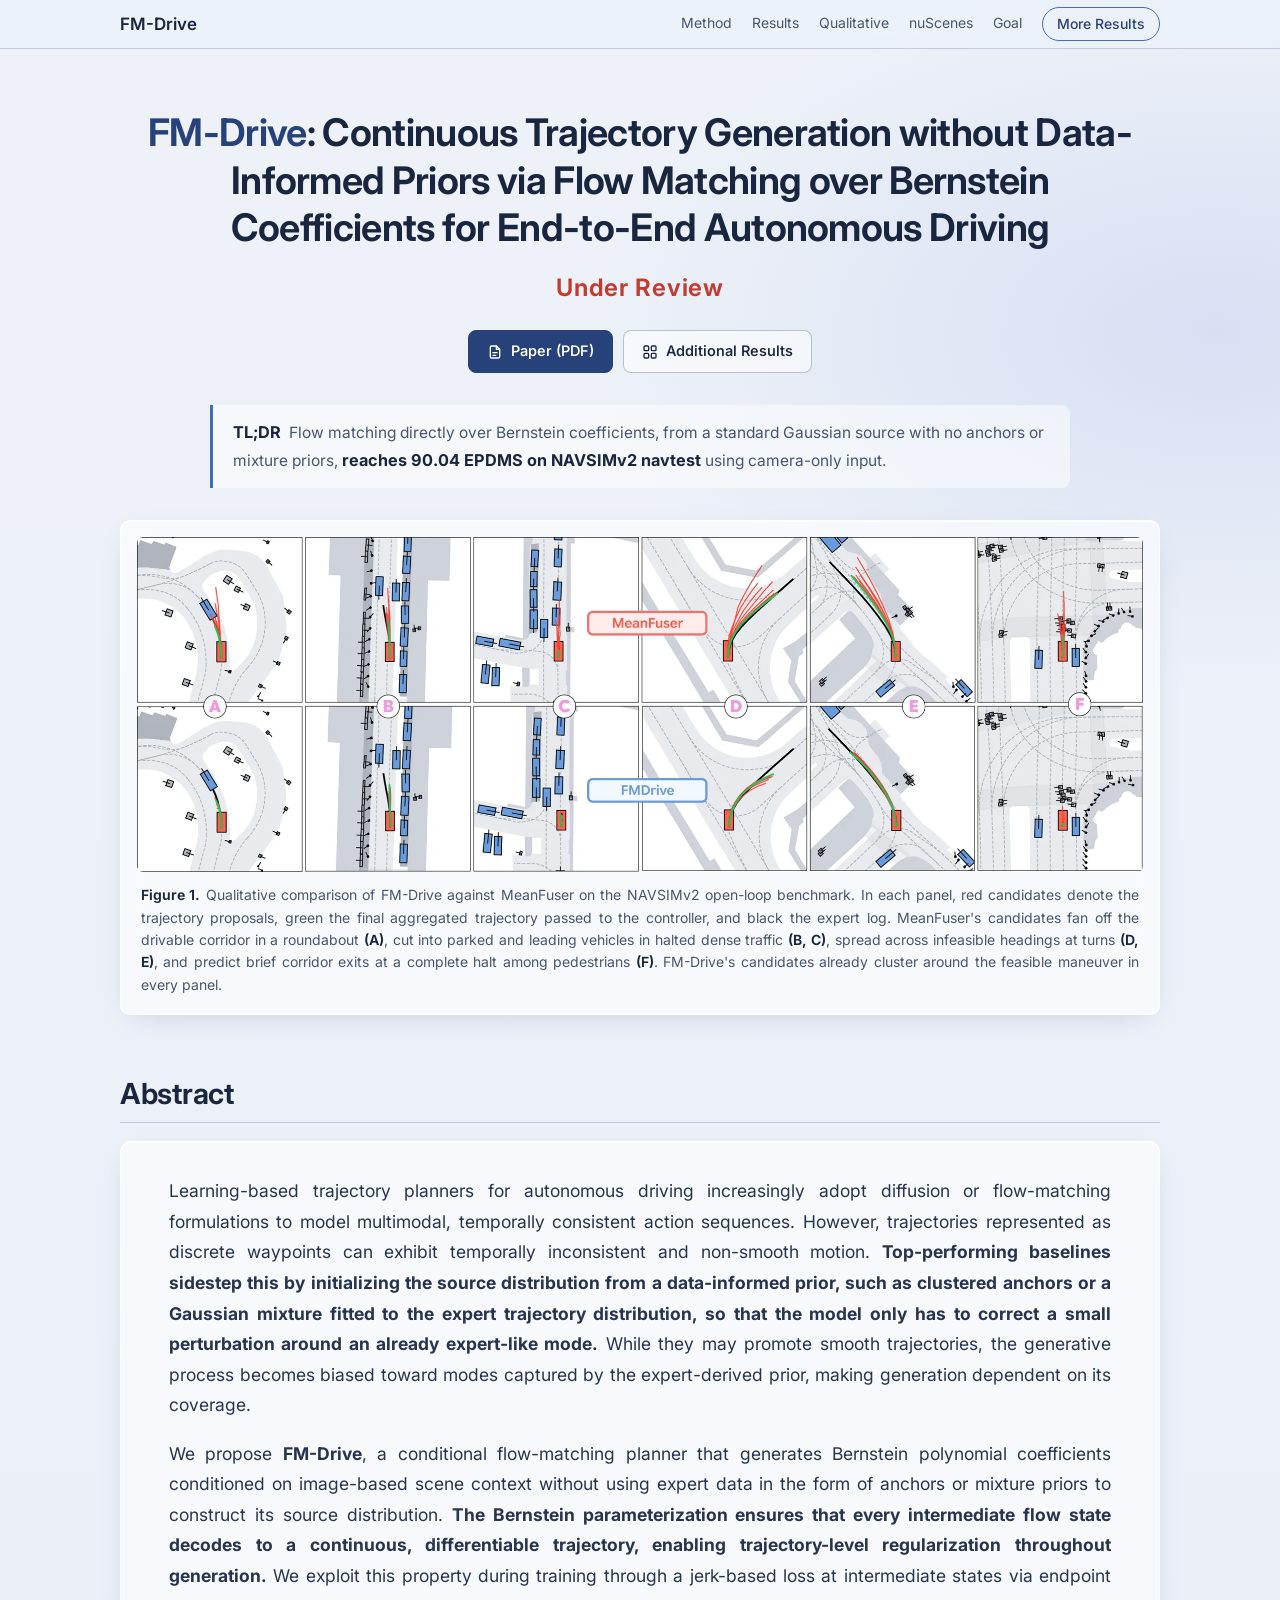
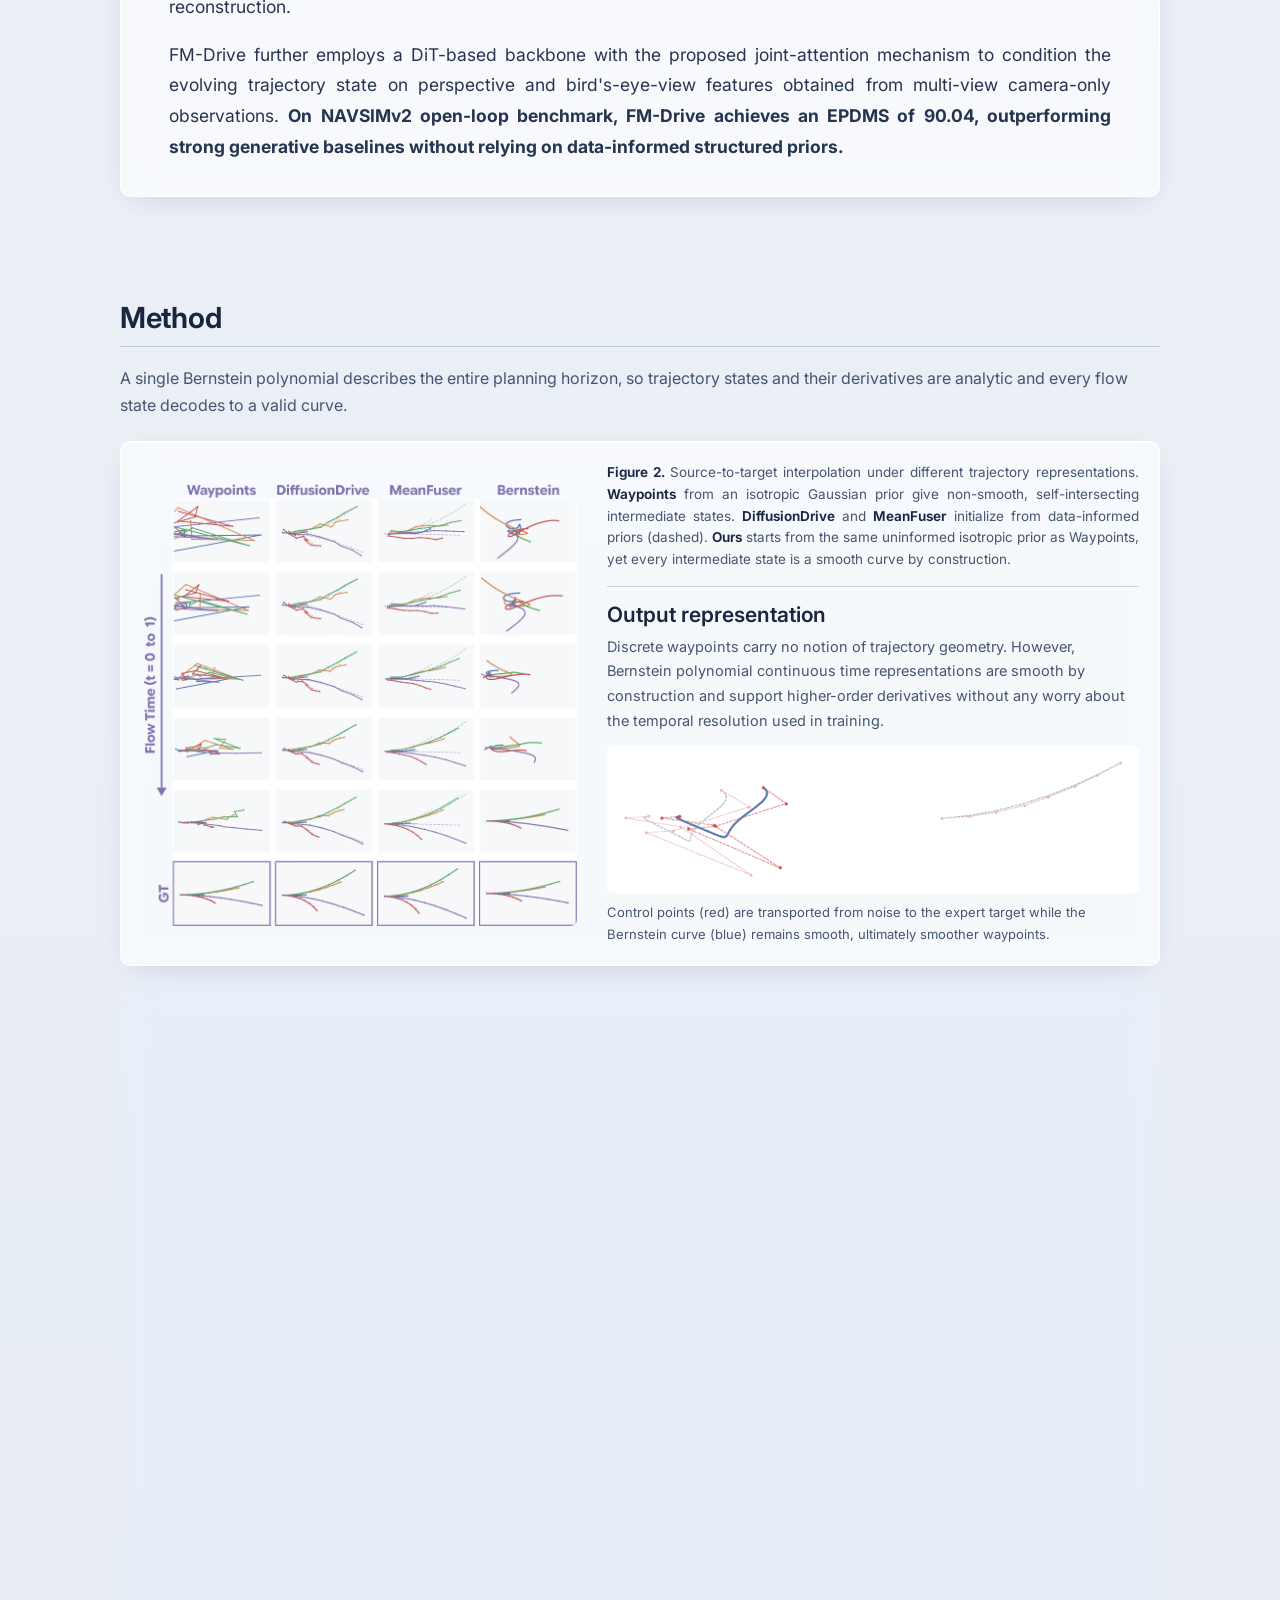
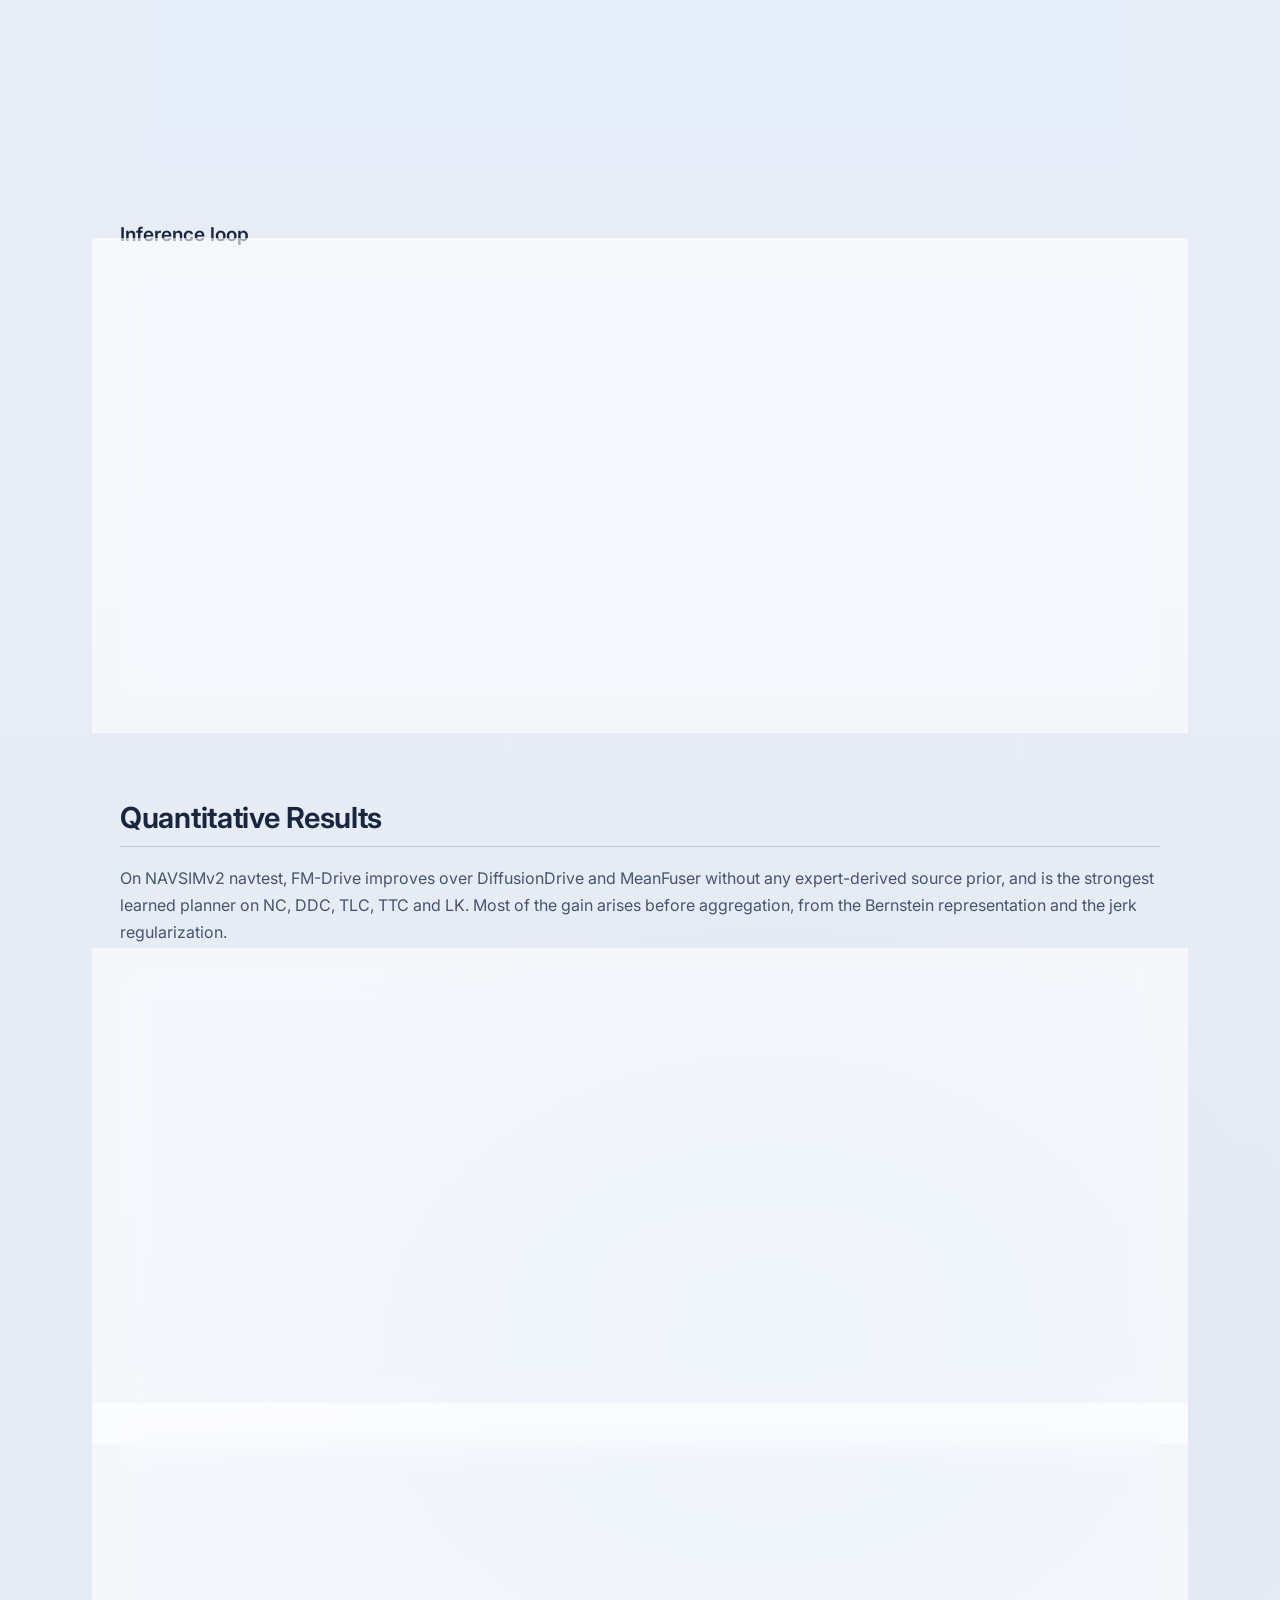
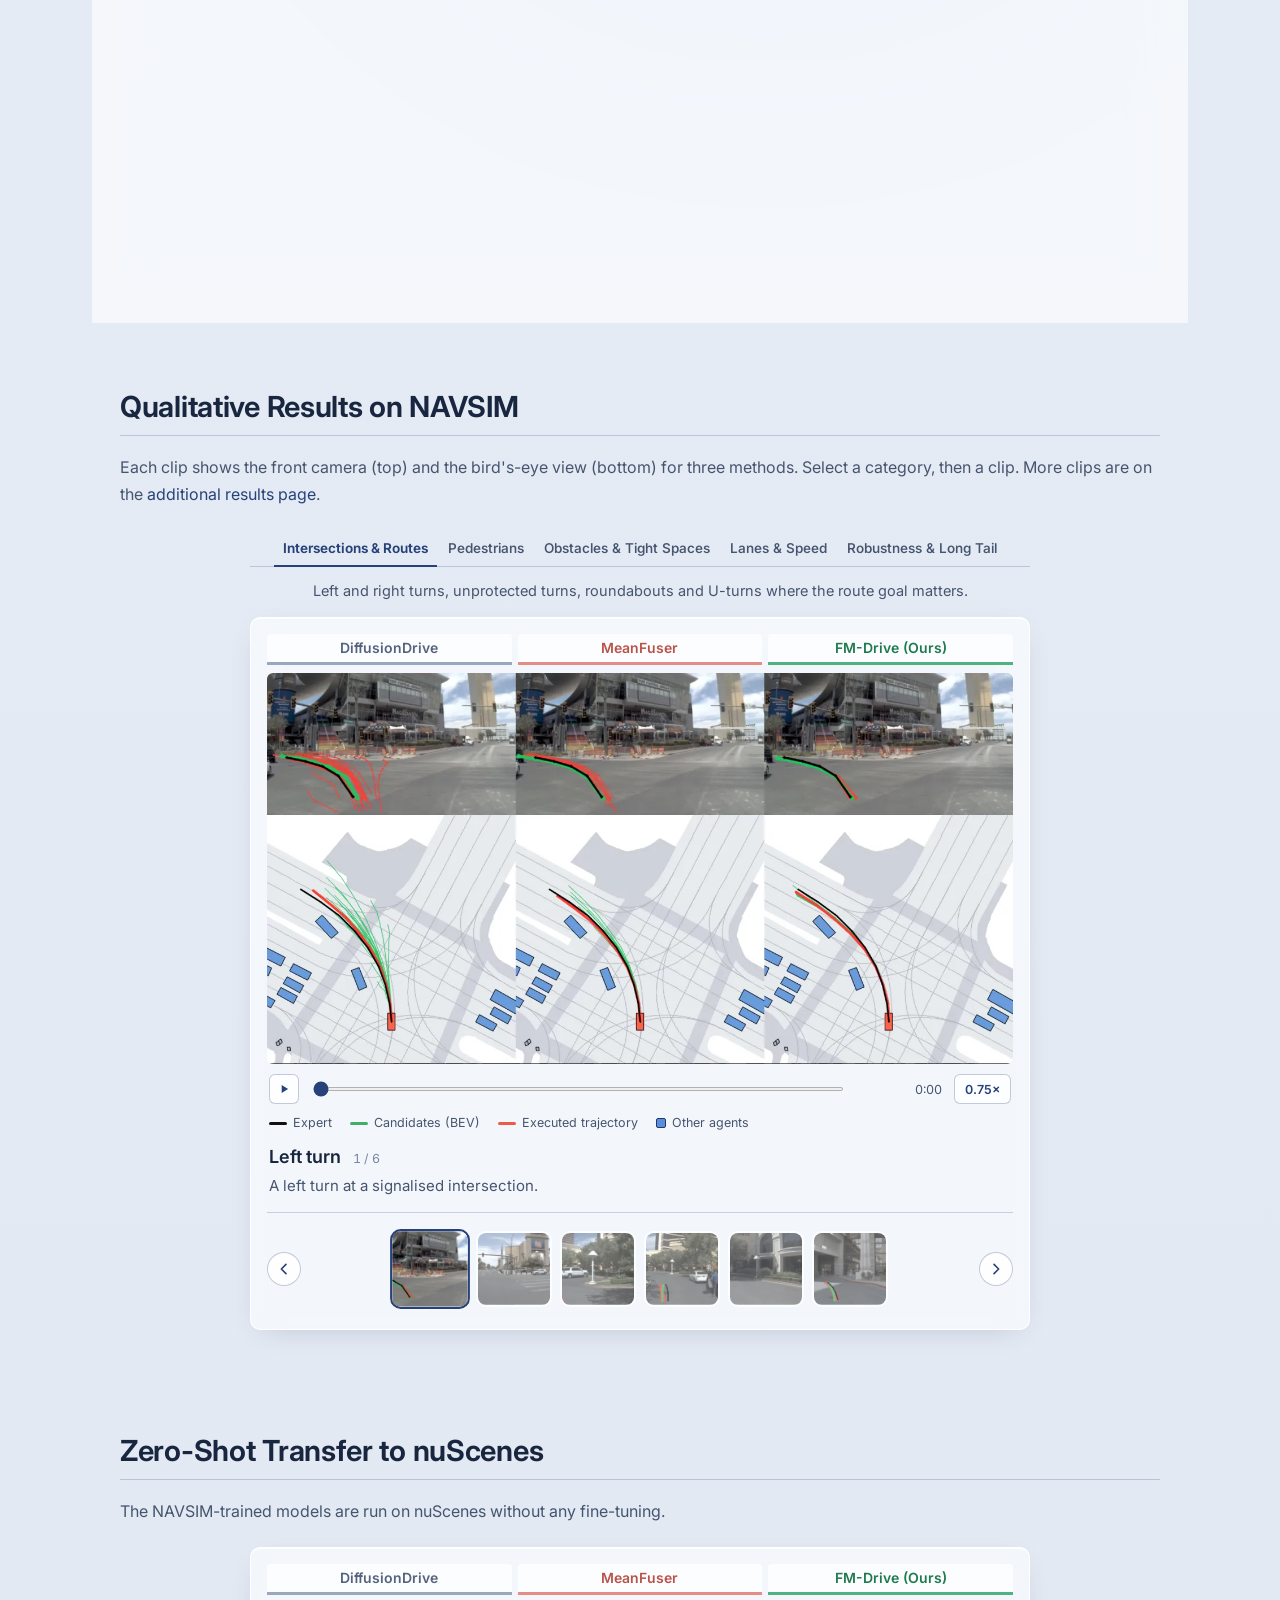
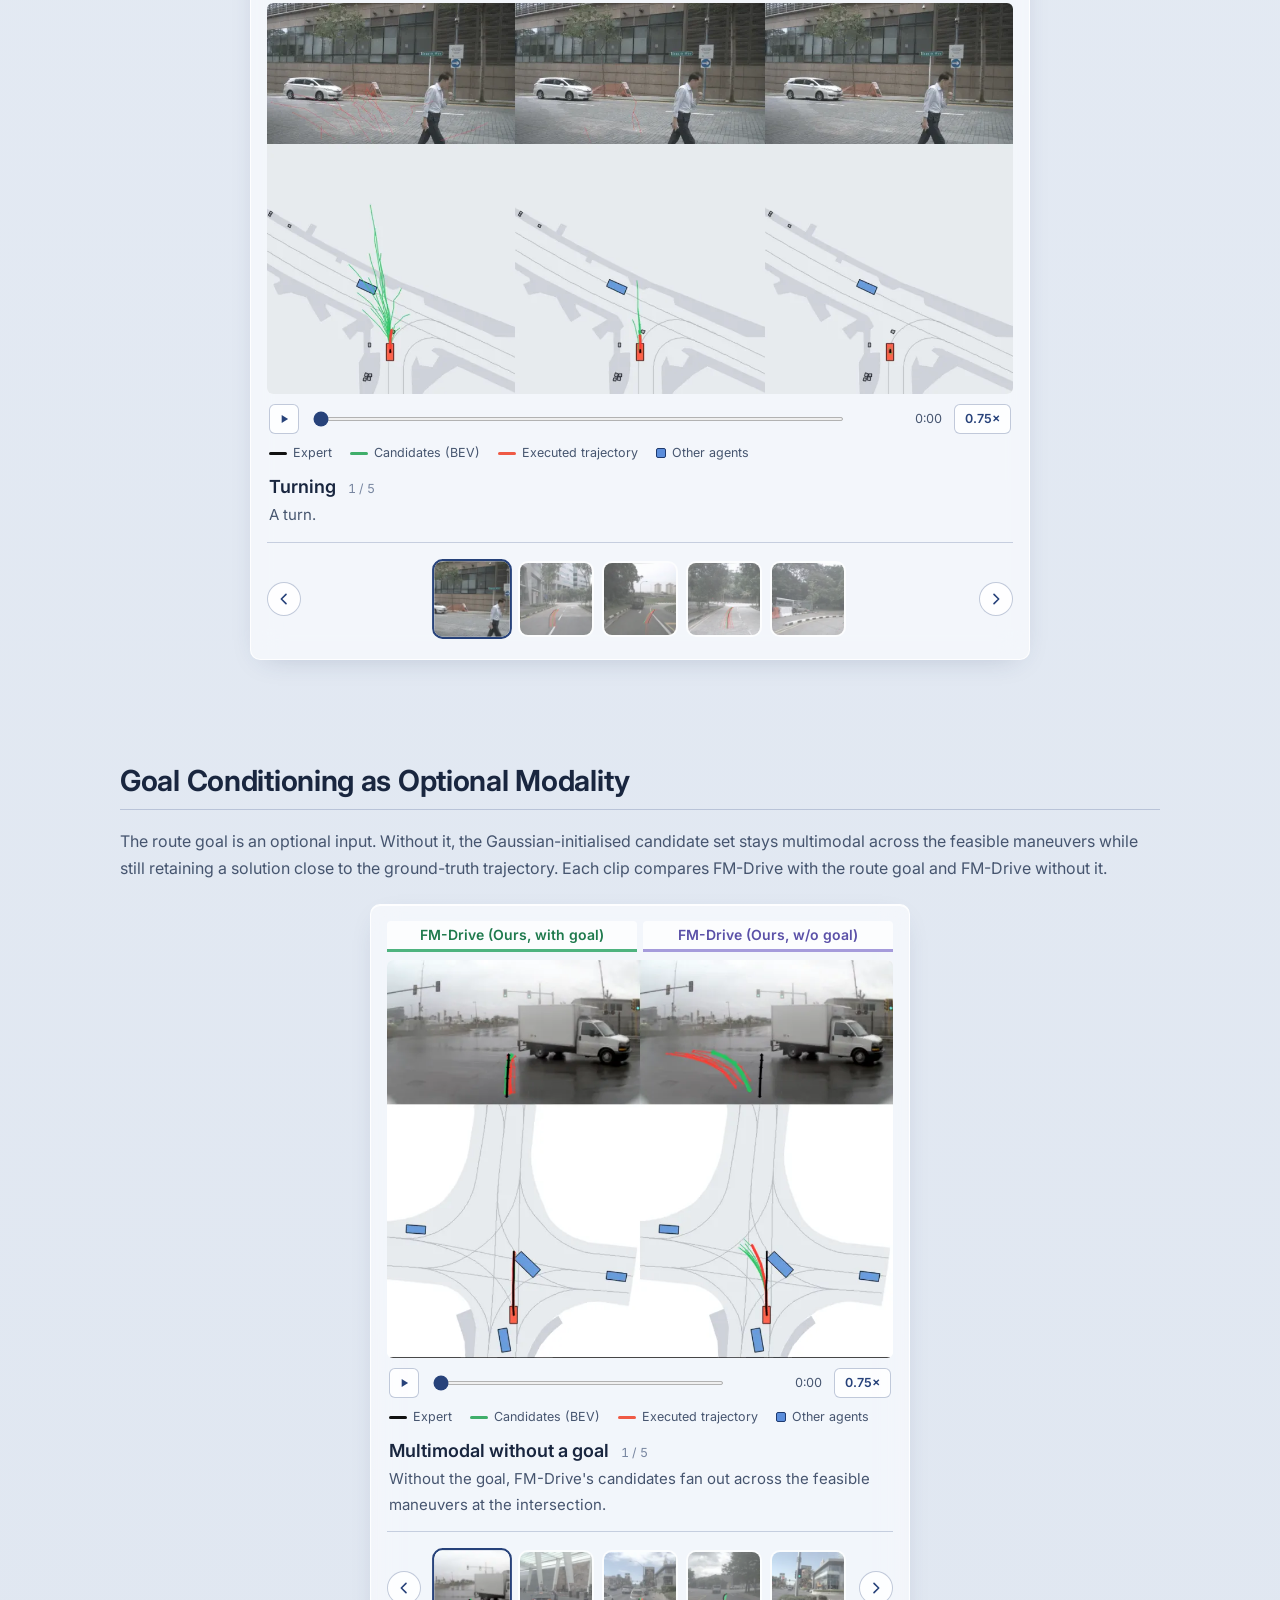
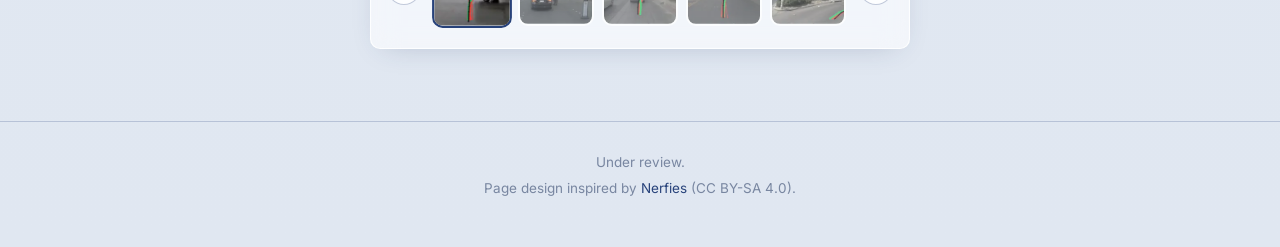
<file: index.html>
<!doctype html>
<html lang="en">
  <head>
    <!-- Google tag (gtag.js) -->
    <script async src="https://www.googletagmanager.com/gtag/js?id=G-0RGZ8GK63S"></script>
    <script>
      window.dataLayer = window.dataLayer || [];
      function gtag(){dataLayer.push(arguments);}
      gtag('js', new Date());

      gtag('config', 'G-0RGZ8GK63S');
    </script>
    <meta charset="utf-8" />
    <meta name="viewport" content="width=device-width,initial-scale=1,viewport-fit=cover" />
    <title>
      FM-Drive: Continuous Trajectory Generation without Data-Informed Priors via Flow Matching over
      Bernstein Coefficients for End-to-End Autonomous Driving
    </title>
    <meta
      name="description"
      content="FM-Drive is a conditional flow-matching planner that generates Bernstein polynomial coefficients from a standard Gaussian source, reaching 90.04 EPDMS on NAVSIMv2 navtest with camera-only input."
    />
    <meta name="author" content="Anonymous" />
    <meta name="robots" content="noindex" />
    <meta property="og:title" content="FM-Drive" />
    <meta
      property="og:description"
      content="FM-Drive is a conditional flow-matching planner that generates Bernstein polynomial coefficients from a standard Gaussian source, reaching 90.04 EPDMS on NAVSIMv2 navtest with camera-only input."
    />
    <meta property="og:type" content="website" />
    <meta name="theme-color" content="#e3e9f3" />
    <link
      rel="icon"
      href="data:image/svg+xml,%3Csvg xmlns='http://www.w3.org/2000/svg' viewBox='0 0 32 32'%3E%3Crect width='32' height='32' rx='9' fill='%234f7fcc'/%3E%3Cpath d='M7 22c5 0 6-12 11-12 3 0 4 3 7 3' fill='none' stroke='white' stroke-width='3' stroke-linecap='round'/%3E%3C/svg%3E"
    />
    <link rel="preload" as="image" href="assets/fig/teaser.webp" fetchpriority="high" />
    <link rel="preconnect" href="https://fonts.googleapis.com" />
    <link rel="preconnect" href="https://fonts.gstatic.com" crossorigin />
    <link rel="stylesheet" href="https://fonts.googleapis.com/css2?family=Inter:wght@400..700&display=swap" />
    <link rel="stylesheet" href="assets/css/site.css?v=navcta1" />
  </head>
  <body>
    <nav class="top">
      <div class="in">
        <a class="brand" href="index.html">FM-Drive</a>
        <div class="links">
          <a class="l" href="#method">Method</a>
          <a class="l" href="#results">Results</a>
          <a class="l" href="#qualitative">Qualitative</a>
          <a class="l hide-s" href="#nuscenes">nuScenes</a>
          <a class="l hide-s" href="#goal">Goal</a>
          <a class="l cta" href="more.html">More Results</a>
        </div>
      </div>
    </nav>
    <header class="hero wrap" id="top">
      <h1>
        <span class="nm">FM-Drive</span>: Continuous Trajectory Generation without Data-Informed
        Priors via Flow Matching over Bernstein Coefficients for End-to-End Autonomous Driving
      </h1>
      <p class="affil">Under Review</p>
      <div class="btns">
        <a class="btn primary" href="assets/paper.pdf">
          <svg
            viewBox="0 0 24 24"
            fill="none"
            stroke="currentColor"
            stroke-width="2"
            stroke-linecap="round"
            stroke-linejoin="round"
          >
            <path d="M14 3H7a2 2 0 0 0-2 2v14a2 2 0 0 0 2 2h10a2 2 0 0 0 2-2V8z" />
            <path d="M14 3v5h5M9 13h6M9 17h4" />
          </svg>
          Paper (PDF)
        </a>
        <a class="btn" href="more.html">
          <svg
            viewBox="0 0 24 24"
            fill="none"
            stroke="currentColor"
            stroke-width="2"
            stroke-linecap="round"
            stroke-linejoin="round"
          >
            <rect x="3" y="3" width="7" height="7" rx="1.5" />
            <rect x="14" y="3" width="7" height="7" rx="1.5" />
            <rect x="3" y="14" width="7" height="7" rx="1.5" />
            <rect x="14" y="14" width="7" height="7" rx="1.5" />
          </svg>
          Additional Results
        </a>
      </div>
      <p class="tldr">
        <b>TL;DR</b>&nbsp; Flow matching directly over Bernstein coefficients, from a standard
        Gaussian source with no anchors or mixture priors,
        <b>reaches 90.04 EPDMS on NAVSIMv2 navtest</b> using camera-only input.
      </p>
      <figure class="glass fig">
        <div class="img wide">
          <img
            src="assets/fig/teaser.webp"
            width="2000"
            height="666"
            alt="FM-Drive versus MeanFuser trajectory candidates in six NAVSIMv2 scenes (A to F)"
            fetchpriority="high"
            decoding="async"
          />
        </div>
        <figcaption>
          <b>Figure 1.</b> Qualitative comparison of FM-Drive against MeanFuser on the NAVSIMv2
          open-loop benchmark. In each panel, red candidates denote the trajectory proposals, green
          the final aggregated trajectory passed to the controller, and black the expert log.
          MeanFuser's candidates fan off the drivable corridor in a roundabout <b>(A)</b>, cut into
          parked and leading vehicles in halted dense traffic <b>(B, C)</b>, spread across
          infeasible headings at turns <b>(D, E)</b>, and predict brief corridor exits at a complete
          halt among pedestrians <b>(F)</b>. FM-Drive's candidates already cluster around the
          feasible maneuver in every panel.
        </figcaption>
      </figure>
    </header>

    <section id="abstract">
      <div class="wrap">
        <h2>Abstract</h2>
        <div class="glass abstract">
          <p>
            Learning-based trajectory planners for autonomous driving increasingly adopt diffusion
            or flow-matching formulations to model multimodal, temporally consistent action
            sequences. However, trajectories represented as discrete waypoints can exhibit
            temporally inconsistent and non-smooth motion.
            <b
              >Top-performing baselines sidestep this by initializing the source distribution from a
              data-informed prior, such as clustered anchors or a Gaussian mixture fitted to the
              expert trajectory distribution, so that the model only has to correct a small
              perturbation around an already expert-like mode.</b
            >
            While they may promote smooth trajectories, the generative process becomes biased toward
            modes captured by the expert-derived prior, making generation dependent on its coverage.
          </p>
          <p>
            We propose <b>FM-Drive</b>, a conditional flow-matching planner that generates Bernstein
            polynomial coefficients conditioned on image-based scene context without using expert
            data in the form of anchors or mixture priors to construct its source distribution.
            <b
              >The Bernstein parameterization ensures that every intermediate flow state decodes to
              a continuous, differentiable trajectory, enabling trajectory-level regularization
              throughout generation.</b
            >
            We exploit this property during training through a jerk-based loss at intermediate
            states via endpoint reconstruction.
          </p>
          <p>
            FM-Drive further employs a DiT-based backbone with the proposed joint-attention
            mechanism to condition the evolving trajectory state on perspective and bird's-eye-view
            features obtained from multi-view camera-only observations.
            <b
              >On NAVSIMv2 open-loop benchmark, FM-Drive achieves an EPDMS of 90.04, outperforming
              strong generative baselines without relying on data-informed structured priors.</b
            >
          </p>
        </div>
      </div>
    </section>

    <section id="method">
      <div class="wrap">
        <h2>Method</h2>
        <p class="lede">
          A single Bernstein polynomial describes the entire planning horizon, so trajectory states
          and their derivatives are analytic and every flow state decodes to a valid curve.
        </p>
        <div class="glass fig2card">
          <figure class="f2">
            <div class="img">
              <img
                loading="lazy"
                decoding="async"
                src="assets/fig/interpolation.webp"
                width="1778"
                height="1816"
                alt="Source-to-target interpolation for waypoints, DiffusionDrive, MeanFuser and Bernstein representations"
              />
            </div>
          </figure>
          <div class="f2side">
            <p class="cap">
              <b>Figure 2.</b> Source-to-target interpolation under different trajectory
              representations. <b>Waypoints</b> from an isotropic Gaussian prior give non-smooth,
              self-intersecting intermediate states. <b>DiffusionDrive</b> and
              <b>MeanFuser</b> initialize from data-informed priors (dashed). <b>Ours</b> starts
              from the same uninformed isotropic prior as Waypoints, yet every intermediate state is
              a smooth curve by construction.
            </p>
            <h3>Output representation</h3>
            <p>
              Discrete waypoints carry no notion of trajectory geometry. However, Bernstein
              polynomial continuous time representations are smooth by construction and support
              higher-order derivatives without any worry about the temporal resolution used in
              training.
            </p>
            <div class="anim" style="--ar: 1430/396">
              <video
                class="lazyvid"
                muted
                loop
                playsinline
                preload="none"
                poster="assets/anim/flow_bernstein_anim_single.webp"
                data-src="assets/anim/flow_bernstein_anim_single.mp4"
              ></video>
            </div>
            <p class="cap2">
              Control points (red) are transported from noise to the expert target while the
              Bernstein curve (blue) remains smooth, ultimately smoother waypoints.
            </p>
          </div>
        </div>
        <div style="height: 16px"></div>
        <figure class="glass fig">
          <div class="img wide">
            <img
              loading="lazy"
              decoding="async"
              src="assets/fig/architecture.webp"
              width="2400"
              height="1554"
              alt="FM-Drive architecture"
            />
          </div>
          <figcaption>
            <b>Figure 3. FM-Drive architecture.</b> A conditional flow-matching framework generates
            scene-conditioned trajectory hypotheses parameterized as Bernstein control points.
            Frozen camera-only backbones yield image and BEV token sets; ego status and route intent
            (command and goal) are pooled with the flow-time embedding into a global context that
            drives AdaLN modulation. Across DiT blocks, the trajectory tokens and subsequently the
            flow become condition-aware via joint attention. At inference, the predicted flow is
            integrated for K steps and mapped through the Bernstein basis to obtain the trajectory.
          </figcaption>
        </figure>
        <h4 class="sub">Inference loop</h4>
        <div id="stepper" class="glass text-card" style="padding: clamp(14px, 2.2vw, 24px)">
          <div class="steps" role="tablist">
            <button
              type="button"
              role="tab"
              aria-selected="true"
              data-src="assets/anim/step1_predicted_flow.mp4"
              data-poster="assets/anim/step1_predicted_flow.webp"
              data-title="Predicted flow"
              data-desc="The DiT reads the scene (image and BEV tokens, ego status, command and goal) and predicts flow for every Bernstein control point."
              data-ar="660/420"
            >
              <b>1</b>Predicted flow
            </button>
            <button
              type="button"
              role="tab"
              aria-selected="false"
              data-src="assets/anim/step2_euler_integration.mp4"
              data-poster="assets/anim/step2_euler_integration.webp"
              data-title="Euler integration"
              data-desc="Starting from isotropic Gaussian noise, the control points are integrated along the predicted flow for K = 10 stochastic Euler steps."
              data-ar="660/363"
            >
              <b>2</b>Euler integration
            </button>
            <button
              type="button"
              role="tab"
              aria-selected="false"
              data-src="assets/anim/step3_predicted_control_points.mp4"
              data-poster="assets/anim/step3_predicted_control_points.webp"
              data-title="Control points"
              data-desc="The integrated state is the final set of Bernstein control points for one sampled trajectory."
              data-ar="660/366"
            >
              <b>3</b>Control points
            </button>
            <button
              type="button"
              role="tab"
              aria-selected="false"
              data-src="assets/anim/step4_construct_waypoints.mp4"
              data-poster="assets/anim/step4_construct_waypoints.webp"
              data-title="Waypoints"
              data-desc="Evaluating the Bernstein basis turns the control points into a continuous, differentiable trajectory at any query time."
              data-ar="660/366"
            >
              <b>4</b>Waypoints
            </button>
            <button
              type="button"
              role="tab"
              aria-selected="false"
              data-src="assets/anim/step5_output_trajectories.mp4"
              data-poster="assets/anim/step5_output_trajectories.webp"
              data-title="Candidates"
              data-desc="Repeating with different noise samples gives a candidate set, which ARM aggregates into the single trajectory sent to the controller."
              data-ar="660/510"
            >
              <b>5</b>Candidates
            </button>
          </div>
          <div
            class="two"
            style="grid-template-columns: 1.1fr 0.9fr; gap: 22px; align-items: center"
          >
            <div class="anim" id="stepbox" style="--ar: 660/420">
              <video
                muted
                loop
                playsinline
                preload="none"
                poster="assets/anim/step1_predicted_flow.webp"
                data-src="assets/anim/step1_predicted_flow.mp4"
                class="lazyvid"
              ></video>
            </div>
            <div class="tt">
              <h3 id="steptitle">Predicted flow</h3>
              <p id="stepdesc" style="color: var(--ink2); margin: 10px 0 0">
                The DiT reads the scene (image and BEV tokens, ego status, command and goal) and
                predicts flow for every Bernstein control point.
              </p>
            </div>
          </div>
        </div>
      </div>
    </section>

    <section id="results">
      <div class="wrap">
        <h2>Quantitative Results</h2>
        <p class="lede">
          On NAVSIMv2 navtest, FM-Drive improves over DiffusionDrive and MeanFuser without any
          expert-derived source prior, and is the strongest learned planner on NC, DDC, TLC, TTC and
          LK. Most of the gain arises before aggregation, from the Bernstein representation and the
          jerk regularization.
        </p>
        <div class="tables">
          <div class="glass tw">
            <table>
              <caption>
                <b>Table I.</b>
                NAVSIMv2 navtest. * is our evaluation of the official checkpoint. Bold is the best
                learned-planner result; Human Agent is an expert reference.
              </caption>
              <thead>
                <tr>
                  <th scope="col">Method</th>
                  <th scope="col">NC↑</th>
                  <th scope="col">DAC↑</th>
                  <th scope="col">DDC↑</th>
                  <th scope="col">TLC↑</th>
                  <th scope="col">EP↑</th>
                  <th scope="col">TTC↑</th>
                  <th scope="col">LK↑</th>
                  <th scope="col">HC↑</th>
                  <th scope="col">EC↑</th>
                  <th scope="col">EPDMS↑</th>
                </tr>
              </thead>
              <tbody>
                <tr class="ref">
                  <td>Human Agent</td>
                  <td>100.0</td>
                  <td>100.0</td>
                  <td>99.8</td>
                  <td>100.0</td>
                  <td>87.4</td>
                  <td>100.0</td>
                  <td>100.0</td>
                  <td>98.1</td>
                  <td>90.1</td>
                  <td>90.3</td>
                </tr>
                <tr class="sep">
                  <td colspan="11"></td>
                </tr>
                <tr class="">
                  <td>Ego Status MLP</td>
                  <td>93.1</td>
                  <td>77.9</td>
                  <td>92.7</td>
                  <td>99.6</td>
                  <td>86.0</td>
                  <td>91.5</td>
                  <td>89.4</td>
                  <td class="b">98.3</td>
                  <td>85.4</td>
                  <td>64.0</td>
                </tr>
                <tr class="">
                  <td>TransFuser</td>
                  <td>96.9</td>
                  <td>89.9</td>
                  <td>97.8</td>
                  <td>99.7</td>
                  <td>87.1</td>
                  <td>95.4</td>
                  <td>92.7</td>
                  <td class="b">98.3</td>
                  <td>87.2</td>
                  <td>76.7</td>
                </tr>
                <tr class="">
                  <td>Hydra-MDP++</td>
                  <td>97.2</td>
                  <td class="b">97.5</td>
                  <td>99.4</td>
                  <td>99.6</td>
                  <td>83.1</td>
                  <td>96.5</td>
                  <td>94.4</td>
                  <td>98.2</td>
                  <td>70.9</td>
                  <td>81.4</td>
                </tr>
                <tr class="">
                  <td>DriveSuprim</td>
                  <td>97.5</td>
                  <td>96.5</td>
                  <td>99.4</td>
                  <td>99.6</td>
                  <td class="b">88.4</td>
                  <td>96.6</td>
                  <td>95.5</td>
                  <td class="b">98.3</td>
                  <td>77.0</td>
                  <td>83.1</td>
                </tr>
                <tr class="">
                  <td>PRIX</td>
                  <td>98.0</td>
                  <td>95.6</td>
                  <td>99.5</td>
                  <td>99.8</td>
                  <td>87.4</td>
                  <td>97.2</td>
                  <td>97.1</td>
                  <td class="b">98.3</td>
                  <td>87.6</td>
                  <td>84.2</td>
                </tr>
                <tr class="">
                  <td>DiffusionDrive*</td>
                  <td>98.2</td>
                  <td>96.3</td>
                  <td>99.4</td>
                  <td>99.8</td>
                  <td>87.4</td>
                  <td>97.4</td>
                  <td>97.0</td>
                  <td class="b">98.3</td>
                  <td>87.7</td>
                  <td>88.1</td>
                </tr>
                <tr class="">
                  <td>MeanFuser*</td>
                  <td>98.3</td>
                  <td>97.2</td>
                  <td>99.6</td>
                  <td>99.8</td>
                  <td>87.6</td>
                  <td>97.4</td>
                  <td>97.3</td>
                  <td class="b">98.3</td>
                  <td class="b">88.2</td>
                  <td>89.1</td>
                </tr>
                <tr class="ours">
                  <td>FM-Drive (Ours)</td>
                  <td class="b">99.4</td>
                  <td>96.7</td>
                  <td class="b">99.8</td>
                  <td class="b">99.9</td>
                  <td>87.3</td>
                  <td class="b">98.6</td>
                  <td class="b">98.3</td>
                  <td>98.2</td>
                  <td>87.9</td>
                  <td class="b">90.04</td>
                </tr>
              </tbody>
            </table>
          </div>
          <div class="glass tw">
            <table style="min-width: 560px">
              <caption>
                <b>Table II.</b>
                Component ablation and ADE-oracle candidate-set analysis. The ADE Oracle rows pick
                the generated candidate closest to the logged expert, using privileged information.
                <b>Base represents FM-Drive model architecture without Bernstein.</b>
              </caption>
              <thead>
                <tr>
                  <th scope="col">Model</th>
                  <th scope="col">Components</th>
                  <th scope="col">N<sub>cand</sub></th>
                  <th scope="col">CL-Proxy↑</th>
                  <th scope="col">EPDMS↑</th>
                </tr>
              </thead>
              <tbody>
                <tr class="">
                  <td rowspan="2" class="grp">Baselines</td>
                  <td>DiffusionDrive</td>
                  <td>20</td>
                  <td>82.6</td>
                  <td class="">88.1</td>
                </tr>
                <tr class="">
                  <td>MeanFuser</td>
                  <td>8</td>
                  <td>83.7</td>
                  <td class="">89.1</td>
                </tr>
                <tr class="sep">
                  <td colspan="5"></td>
                </tr>
                <tr class="">
                  <td>M0</td>
                  <td class="dim">Base + Waypoints</td>
                  <td>8</td>
                  <td>–</td>
                  <td class="">72.0</td>
                </tr>
                <tr class="">
                  <td>M1</td>
                  <td class="dim">Base + Bernstein</td>
                  <td>8</td>
                  <td>77.0</td>
                  <td class="">83.2</td>
                </tr>
                <tr class="">
                  <td>M2</td>
                  <td class="dim">M1 + Jerk loss</td>
                  <td>8</td>
                  <td>82.8</td>
                  <td class="">89.6</td>
                </tr>
                <tr class="ours">
                  <td>M3 (FM-Drive)</td>
                  <td class="dim">M2 + ARM</td>
                  <td>8</td>
                  <td>84.0</td>
                  <td class="b">90.04</td>
                </tr>
                <tr class="sep">
                  <td colspan="5"></td>
                </tr>
                <tr class="ref">
                  <td rowspan="3" class="grp dim">ADE Oracle</td>
                  <td class="dim">M2 + ADE</td>
                  <td>8</td>
                  <td>84.6</td>
                  <td class="">90.8</td>
                </tr>
                <tr class="ref">
                  <td class="dim">DiffusionDrive + ADE</td>
                  <td>20</td>
                  <td>83.4</td>
                  <td class="">89.1</td>
                </tr>
                <tr class="ref">
                  <td class="dim">MeanFuser + ADE</td>
                  <td>8</td>
                  <td>84.4</td>
                  <td class="">89.6</td>
                </tr>
              </tbody>
            </table>
          </div>
        </div>
      </div>
    </section>

    <section id="qualitative">
      <div class="wrap">
        <h2>Qualitative Results on NAVSIM</h2>
        <p class="lede">
          Each clip shows the front camera (top) and the bird's-eye view (bottom) for three methods.
          Select a category, then a clip. More clips are on the
          <a href="more.html">additional results page</a>.
        </p>
        <div class="viewer" data-sections="turns,agents,obstacles,lanes,robust" data-cols="3"></div>
      </div>
    </section>

    <section id="nuscenes">
      <div class="wrap">
        <h2>Zero-Shot Transfer to nuScenes</h2>
        <p class="lede">The NAVSIM-trained models are run on nuScenes without any fine-tuning.</p>
        <div class="viewer" data-sections="nusc" data-cols="3"></div>
      </div>
    </section>

    <section id="goal">
      <div class="wrap">
        <h2>Goal Conditioning as Optional Modality</h2>
        <p class="lede">
          The route goal is an optional input. Without it, the Gaussian-initialised candidate set
          stays multimodal across the feasible maneuvers while still retaining a solution close to
          the ground-truth trajectory. Each clip compares FM-Drive with the route goal and FM-Drive
          without it.
        </p>
        <div class="viewer" data-sections="goal" data-cols="2"></div>
      </div>
    </section>

    <footer>
      <div class="wrap">
        <p>Under review.</p>
        <p>
          Page design inspired by <a href="https://nerfies.github.io">Nerfies</a> (CC BY-SA 4.0).
        </p>
      </div>
    </footer>
    <script src="assets/js/clips.js?v=de468844" defer></script>
    <script src="assets/js/site.js?v=de468844" defer></script>
  </body>
</html>
</file>
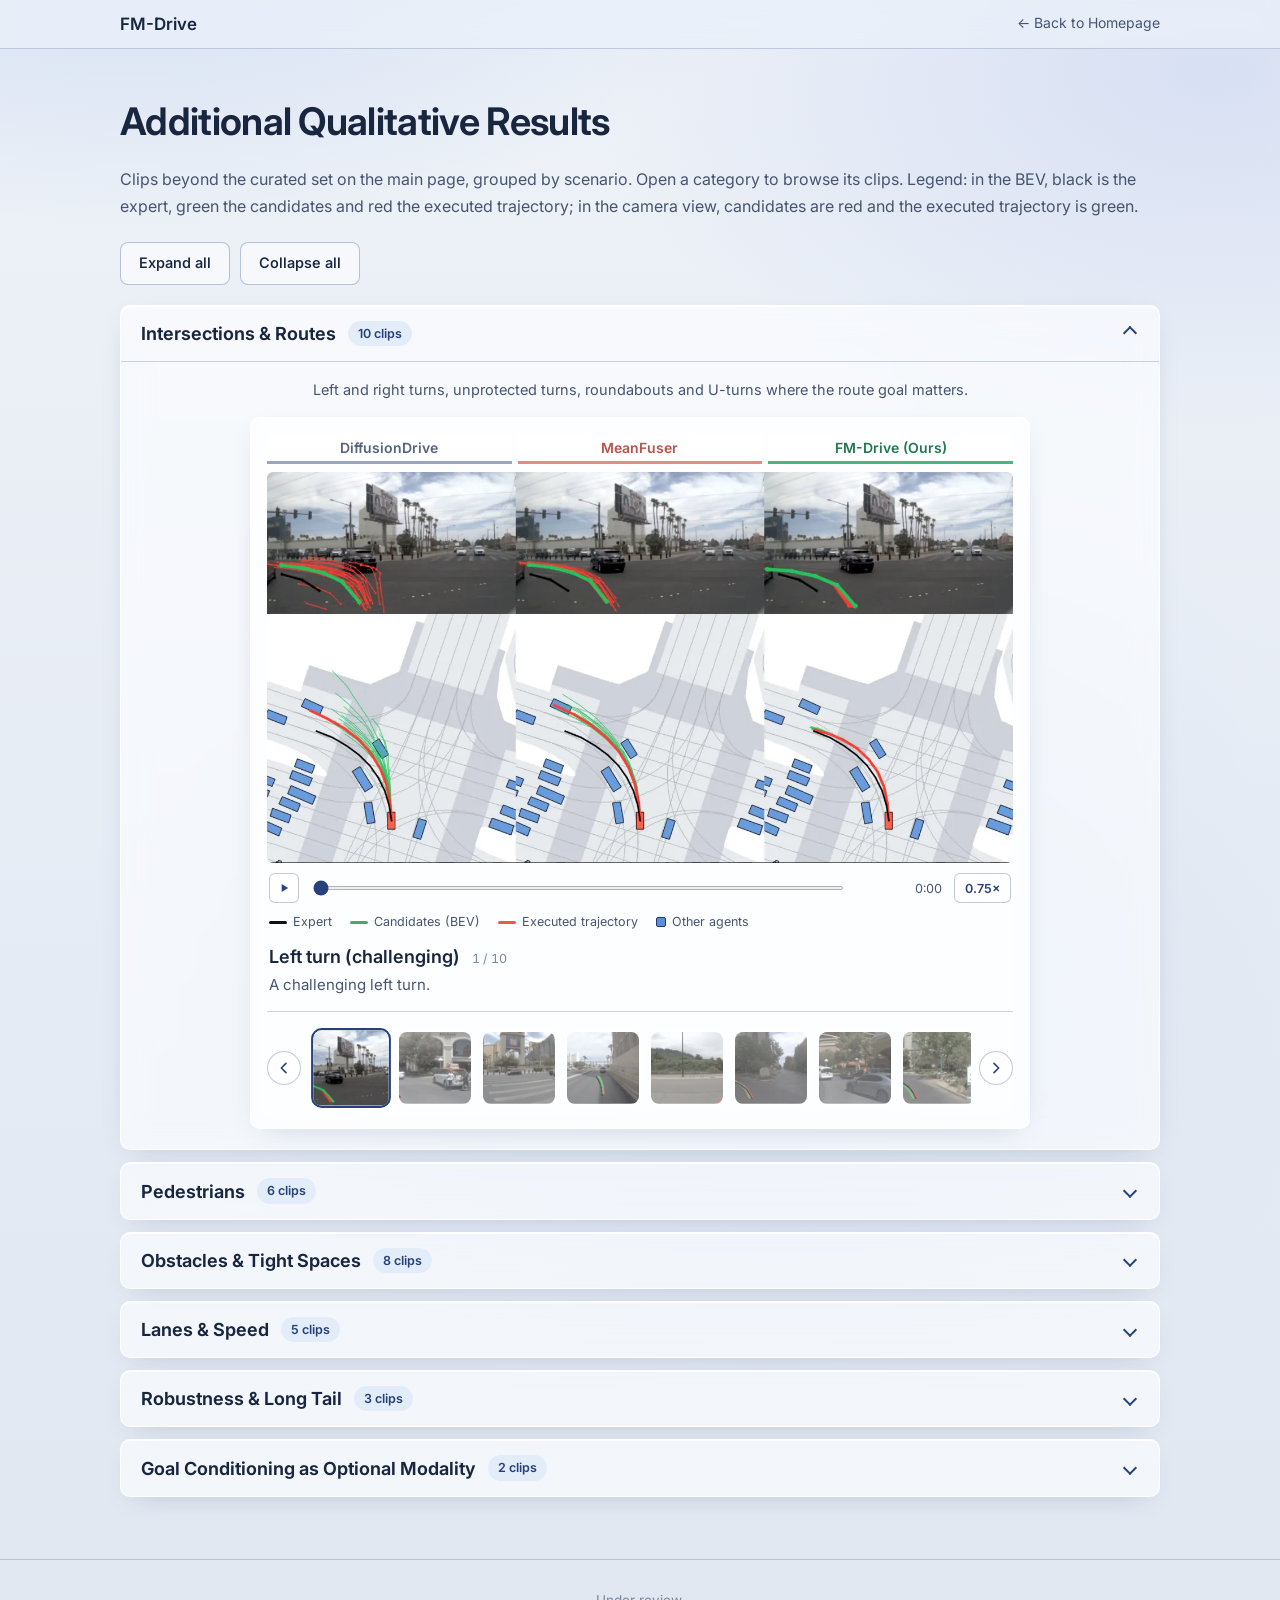
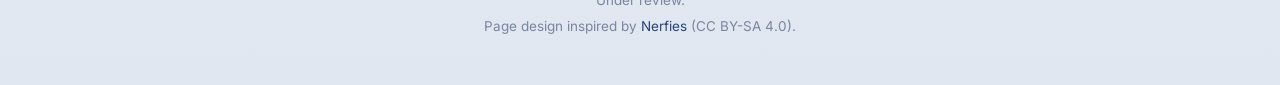
<file: more.html>
<!doctype html>
<html lang="en">
  <head>
    <!-- Google tag (gtag.js) -->
    <script async src="https://www.googletagmanager.com/gtag/js?id=G-0RGZ8GK63S"></script>
    <script>
      window.dataLayer = window.dataLayer || [];
      function gtag(){dataLayer.push(arguments);}
      gtag('js', new Date());

      gtag('config', 'G-0RGZ8GK63S');
    </script>
    <meta charset="utf-8" />
    <meta name="viewport" content="width=device-width,initial-scale=1,viewport-fit=cover" />
    <title>More Results · FM-Drive</title>
    <meta
      name="description"
      content="All additional qualitative clips for FM-Drive on NAVSIM navtest."
    />
    <meta name="author" content="Anonymous" />
    <meta name="robots" content="noindex" />
    <meta property="og:title" content="FM-Drive" />
    <meta
      property="og:description"
      content="All additional qualitative clips for FM-Drive on NAVSIM navtest."
    />
    <meta property="og:type" content="website" />
    <meta name="theme-color" content="#e3e9f3" />
    <link
      rel="icon"
      href="data:image/svg+xml,%3Csvg xmlns='http://www.w3.org/2000/svg' viewBox='0 0 32 32'%3E%3Crect width='32' height='32' rx='9' fill='%234f7fcc'/%3E%3Cpath d='M7 22c5 0 6-12 11-12 3 0 4 3 7 3' fill='none' stroke='white' stroke-width='3' stroke-linecap='round'/%3E%3C/svg%3E"
    />
    <link rel="preconnect" href="https://fonts.googleapis.com" />
    <link rel="preconnect" href="https://fonts.gstatic.com" crossorigin />
    <link rel="stylesheet" href="https://fonts.googleapis.com/css2?family=Inter:wght@400..700&display=swap" />
    <link rel="stylesheet" href="assets/css/site.css?v=navcta1" />
  </head>
  <body>
    <nav class="top">
      <div class="in">
        <a class="brand" href="index.html">FM-Drive</a>
        <div class="links"><a class="l" href="index.html">&larr; Back to Homepage</a></div>
      </div>
    </nav>
    <header class="wrap" style="padding-top: clamp(26px, 4vw, 40px)">
      <h1
        style="
          font-size: 38px;
          font-weight: 650;
          letter-spacing: -0.018em;
          margin: 0 0 12px;
        "
      >
        Additional Qualitative Results
      </h1>
      <p class="lede">
        Clips beyond the curated set on the main page, grouped by scenario. Open a category to
        browse its clips. Legend: in the BEV, black is the expert, green the candidates and red the
        executed trajectory; in the camera view, candidates are red and the executed trajectory is
        green.
      </p>
      <div class="tools">
        <button class="btn" type="button" data-acc="open">Expand all</button>
        <button class="btn" type="button" data-acc="close">Collapse all</button>
      </div>
    </header>
    <main class="wrap" style="padding-bottom: 30px">
      <details class="glass acc" open>
        <summary>
          <span class="t">Intersections &amp; Routes</span>
          <span class="cnt2">10 clips</span>
          <span class="chev"></span>
        </summary>
        <div class="accbody">
          <p class="secdesc">
            Left and right turns, unprotected turns, roundabouts and U-turns where the route goal
            matters.
          </p>
          <div class="viewer" data-sections="turns" data-more="1" data-cols="3"></div>
        </div>
      </details>
      <details class="glass acc">
        <summary>
          <span class="t">Pedestrians</span>
          <span class="cnt2">6 clips</span>
          <span class="chev"></span>
        </summary>
        <div class="accbody">
          <p class="secdesc">
            Pedestrian crossings, plus merging and cutting-in vehicles, yielding and heavy vehicles
            ahead.
          </p>
          <div class="viewer" data-sections="agents" data-more="1" data-cols="3"></div>
        </div>
      </details>
      <details class="glass acc">
        <summary>
          <span class="t">Obstacles &amp; Tight Spaces</span>
          <span class="cnt2">8 clips</span>
          <span class="chev"></span>
        </summary>
        <div class="accbody">
          <p class="secdesc">
            Avoiding parked vehicles and clutter, and threading narrow corridors.
          </p>
          <div class="viewer" data-sections="obstacles" data-more="1" data-cols="3"></div>
        </div>
      </details>
      <details class="glass acc">
        <summary>
          <span class="t">Lanes &amp; Speed</span>
          <span class="cnt2">5 clips</span>
          <span class="chev"></span>
        </summary>
        <div class="accbody">
          <p class="secdesc">
            Lane changes, gradual slow-downs and holding at a halt in dense traffic.
          </p>
          <div class="viewer" data-sections="lanes" data-more="1" data-cols="3"></div>
        </div>
      </details>
      <details class="glass acc">
        <summary>
          <span class="t">Robustness &amp; Long Tail</span>
          <span class="cnt2">3 clips</span>
          <span class="chev"></span>
        </summary>
        <div class="accbody">
          <p class="secdesc">
            Extreme illumination changes and unusual scenes that are rare in the training data.
          </p>
          <div class="viewer" data-sections="robust" data-more="1" data-cols="3"></div>
        </div>
      </details>
      <details class="glass acc">
        <summary>
          <span class="t">Goal Conditioning as Optional Modality</span>
          <span class="cnt2">2 clips</span>
          <span class="chev"></span>
        </summary>
        <div class="accbody">
          <p class="secdesc">
            The route goal is an optional input. Without it, the Gaussian-initialised candidate set
            stays multimodal across the feasible maneuvers while still retaining a solution close to
            the ground-truth trajectory.
          </p>
          <div class="viewer" data-sections="goal" data-more="1" data-cols="2"></div>
        </div>
      </details>
    </main>
    <footer>
      <div class="wrap">
        <p>Under review.</p>
        <p>
          Page design inspired by <a href="https://nerfies.github.io">Nerfies</a> (CC BY-SA 4.0).
        </p>
      </div>
    </footer>
    <script src="assets/js/clips.js?v=de468844" defer></script>
    <script src="assets/js/site.js?v=de468844" defer></script>
  </body>
</html>
</file>
<file: assets/css/site.css>
:root {
  --bg: #e9eef6;
  --ink: #19263f;
  --ink2: #46556f;
  --ink3: #7886a0;
  --blue: #3f6fbb;
  --blue-d: #27427a;
  --blue-l: #e3ecf9;
  --rule: rgba(39, 66, 122, 0.22);
  --glass: rgba(255, 255, 255, 0.6);
  --glass-b: rgba(255, 255, 255, 0.85);
  --shadow: 0 1px 0 rgba(255, 255, 255, 0.9) inset, 0 8px 28px -14px rgba(38, 58, 100, 0.28);
  --r: 10px;
  --sans:
    Inter, ui-sans-serif, system-ui, -apple-system, "Segoe UI", Roboto, "Helvetica Neue", Arial,
    sans-serif;
  --mono: ui-monospace, SFMono-Regular, Menlo, Consolas, monospace;
  color-scheme: light;
}
* {
  box-sizing: border-box;
}
html {
  -webkit-text-size-adjust: 100%;
  text-size-adjust: 100%;
  scroll-behavior: smooth;
  scroll-padding-top: 64px;
}
body {
  margin: 0;
  font: 16px/1.7 var(--sans);
  color: var(--ink);
  -webkit-font-smoothing: antialiased;
  background:
    radial-gradient(1000px 520px at 10% -8%, rgba(130, 165, 228, 0.3), transparent 70%),
    radial-gradient(900px 520px at 95% 4%, rgba(165, 182, 232, 0.3), transparent 70%),
    radial-gradient(900px 700px at 60% 55%, rgba(150, 185, 225, 0.14), transparent 70%),
    linear-gradient(180deg, #eef2f8 0%, #e5ebf4 60%, #e0e7f1 100%);
  background-color: var(--bg);
}
a {
  color: var(--blue-d);
  text-decoration: none;
}
a:hover {
  text-decoration: underline;
}
img,
video {
  max-width: 100%;
  display: block;
}
.wrap {
  width: min(1040px, 100% - 32px);
  margin-inline: auto;
}
section {
  padding-block: clamp(30px, 4.5vw, 52px);
}
h1,
h2,
h3,
h4 {
  font-family: var(--sans);
  margin: 0;
  color: var(--ink);
}
h2 {
  font-size: 29px;
  font-weight: 650;
  letter-spacing: -0.01em;
  line-height: 1.2;
  padding-bottom: 10px;
  margin-bottom: 18px;
  border-bottom: 1px solid var(--rule);
}
h2 .n {
  color: var(--blue);
  margin-right: 0.5em;
  font-weight: 500;
}
h3 {
  font-size: 21px;
  font-weight: 600;
  line-height: 1.3;
}
.lede {
  color: var(--ink2);
  margin: 0 0 22px;
}
.glass {
  background: var(--glass);
  border: 1px solid var(--glass-b);
  border-radius: var(--r);
  box-shadow: var(--shadow);
  -webkit-backdrop-filter: blur(14px) saturate(1.3);
  backdrop-filter: blur(14px) saturate(1.3);
}

nav.top {
  position: sticky;
  top: 0;
  z-index: 50;
  background: rgba(236, 241, 248, 0.72);
  -webkit-backdrop-filter: blur(14px) saturate(1.3);
  backdrop-filter: blur(14px) saturate(1.3);
  border-bottom: 1px solid var(--rule);
}
nav.top .in {
  width: min(1040px, 100% - 32px);
  margin-inline: auto;
  display: flex;
  align-items: center;
  gap: 18px;
  height: 48px;
}
nav.top .brand {
  font: 600 17px var(--sans);
  color: var(--ink);
  margin-right: auto;
  white-space: nowrap;
}
nav.top .links {
  display: flex;
  gap: 20px;
  overflow-x: auto;
  scrollbar-width: none;
}
nav.top .links::-webkit-scrollbar {
  display: none;
}
nav.top a.l {
  font-size: 14px;
  color: var(--ink2);
  white-space: nowrap;
  padding: 4px 0;
  border-bottom: 2px solid transparent;
}
nav.top a.l:hover {
  color: var(--blue-d);
  border-color: var(--blue);
  text-decoration: none;
}
nav.top a.l.cta {
  padding: 4px 14px;
  border: 1.5px solid var(--blue);
  border-radius: 999px;
  color: var(--blue-d);
  font-weight: 500;
}
nav.top a.l.cta:hover {
  background: var(--blue);
  color: #fff;
}

.hero {
  padding-top: clamp(34px, 5vw, 60px);
  padding-bottom: 10px;
  text-align: center;
}
.hero h1 {
  font-size: 38px;
  font-weight: 650;
  line-height: 1.25;
  letter-spacing: -0.018em;
  max-width: 27em;
  margin: 0 auto;
}
.hero h1 .nm {
  color: var(--blue-d);
}
.affil {
  margin: 16px 0 0;
  color: #c23b30;
  font-size: 24px;
  font-weight: 650;
  letter-spacing: 0.03em;
}
.btns {
  display: flex;
  flex-wrap: wrap;
  gap: 10px;
  justify-content: center;
  margin: 22px 0 clamp(22px, 3.4vw, 32px);
}
.btn {
  display: inline-flex;
  align-items: center;
  gap: 8px;
  padding: 8px 18px;
  border-radius: 8px;
  font-weight: 550;
  font-size: 14.5px;
  color: var(--ink);
  border: 1px solid rgba(39, 66, 122, 0.3);
  background: rgba(255, 255, 255, 0.55);
  transition:
    background 0.15s,
    border-color 0.15s;
}
.btn:hover {
  background: rgba(255, 255, 255, 0.95);
  border-color: var(--blue);
  text-decoration: none;
}
.btn.primary {
  background: var(--blue-d);
  border-color: var(--blue-d);
  color: #fff;
}
.btn.primary:hover {
  background: var(--blue);
}
.btn[aria-disabled="true"] {
  opacity: 0.5;
  pointer-events: none;
}
.btn svg {
  width: 16px;
  height: 16px;
}
figure {
  margin: 0;
}
.fig {
  padding: clamp(10px, 1.4vw, 16px);
}
.fig .img {
  border-radius: 6px;
  overflow: hidden;
  background: #fff;
}
.fig img {
  width: 100%;
  height: auto;
}
figcaption {
  font-size: 14px;
  color: var(--ink2);
  line-height: 1.6;
  padding: 12px 4px 2px;
  text-align: justify;
  hyphens: auto;
}
figcaption b {
  color: var(--ink);
  font-weight: 650;
}
.tldr {
  margin: 0 auto clamp(22px, 3.4vw, 32px);
  max-width: 860px;
  text-align: left;
  padding: 14px 20px;
  border-left: 3px solid var(--blue);
  background: rgba(255, 255, 255, 0.5);
  border-radius: 0 8px 8px 0;
  color: var(--ink2);
  font-size: 15.5px;
}
.tldr b {
  color: var(--ink);
  font-family: var(--sans);
  font-size: 1.05em;
}

.abstract {
  padding: clamp(20px, 3vw, 34px) clamp(20px, 4vw, 48px);
}
.abstract p {
  margin: 0 0 1em;
  color: #26344f;
  font: 17.5px/1.75 var(--sans);
  text-align: justify;
  hyphens: auto;
}
.abstract p:last-child {
  margin: 0;
}

.two {
  display: grid;
  grid-template-columns: 1.05fr 0.95fr;
  gap: 16px;
  align-items: stretch;
}
.anim {
  background: #fff;
  border-radius: 6px;
  overflow: hidden;
  aspect-ratio: var(--ar, 16/9);
  display: grid;
  place-items: center;
}
.anim video,
.anim img {
  width: 100%;
  height: 100%;
  object-fit: contain;
}
.text-card {
  padding: clamp(18px, 2.6vw, 28px);
  display: flex;
  flex-direction: column;
  justify-content: center;
}
.text-card p {
  color: var(--ink2);
  margin: 10px 0 0;
  font-size: 15.5px;
}
h4.sub {
  font: 600 19px var(--sans);
  margin: 30px 0 12px;
}
.steps {
  display: flex;
  gap: 0;
  flex-wrap: wrap;
  margin-bottom: 16px;
  border: 1px solid var(--rule);
  border-radius: 8px;
  overflow: hidden;
  width: fit-content;
  max-width: 100%;
}
.steps button {
  font: 550 13.5px var(--sans);
  border: 0;
  border-right: 1px solid var(--rule);
  background: rgba(255, 255, 255, 0.45);
  color: var(--ink2);
  padding: 8px 14px;
  cursor: pointer;
  transition: background 0.15s;
}
.steps button:last-child {
  border-right: 0;
}
.steps button:hover {
  background: rgba(255, 255, 255, 0.9);
  color: var(--ink);
}
.steps button[aria-selected="true"] {
  background: var(--blue-d);
  color: #fff;
}
.steps b {
  opacity: 0.7;
  margin-right: 6px;
  font-weight: 600;
}
.fig2card {
  display: grid;
  grid-template-columns: minmax(0, 0.9fr) minmax(0, 1.1fr);
  gap: clamp(16px, 2.6vw, 30px);
  align-items: center;
  padding: clamp(12px, 1.8vw, 20px);
}
.f2 .img {
  border-radius: 6px;
  overflow: hidden;
  background: transparent;
}
.f2 img {
  width: 100%;
  height: auto;
}
.f2side .cap {
  margin: 0 0 16px;
  font-size: 13.5px;
  line-height: 1.6;
  color: var(--ink2);
  text-align: justify;
  hyphens: auto;
}
.f2side .cap b {
  color: var(--ink);
  font-weight: 650;
}
.f2side h3 {
  margin: 0 0 6px;
  padding-top: 14px;
  border-top: 1px solid var(--rule);
}
.f2side p {
  margin: 0 0 12px;
  color: var(--ink2);
  font-size: 14.5px;
}
.f2side .anim {
  margin: 2px 0 8px;
}
.f2side .cap2 {
  font-size: 13px;
  margin: 0;
}

.tables {
  display: grid;
  gap: 16px;
}
.tw {
  overflow-x: auto;
  padding: 4px 18px 14px;
}
table {
  border-collapse: collapse;
  width: 100%;
  font-size: 14.5px;
  font-variant-numeric: tabular-nums;
  min-width: 640px;
}
caption {
  text-align: justify;
  color: var(--ink2);
  font-size: 13.5px;
  padding: 14px 0 10px;
  caption-side: top;
  line-height: 1.5;
}
caption b {
  color: var(--ink);
}
th,
td {
  padding: 6px 10px;
  text-align: center;
  white-space: nowrap;
}
td.grp {
  vertical-align: middle;
  font-weight: 600;
  border-left: 0;
}
thead tr {
  border-top: 2px solid var(--ink);
  border-bottom: 1px solid var(--ink);
}
thead th {
  font-weight: 650;
  color: var(--ink);
  font-size: 13.5px;
  padding-block: 8px;
}
tbody tr:last-child {
  border-bottom: 2px solid var(--ink);
}
td.b {
  font-weight: 700;
  color: var(--ink);
}
tr.ours td {
  background: rgba(47, 145, 95, 0.14);
  color: #14583a;
}
tr.ours td:first-child {
  font-weight: 650;
}
tr.ref td {
  color: var(--ink3);
}
tr.sep td {
  padding: 0;
  height: 0;
  border-top: 1px solid rgba(25, 38, 63, 0.35);
}
td.dim {
  color: var(--ink3);
}

.chips {
  display: flex;
  gap: 2px;
  flex-wrap: wrap;
  justify-content: center;
  margin-bottom: 12px;
  border-bottom: 1px solid var(--rule);
}
.secnote {
  color: var(--ink2);
  margin: 0 0 14px;
  font-size: 14.5px;
  text-align: center;
}
.chips button {
  font: 550 13.5px var(--sans);
  border: 0;
  background: transparent;
  color: var(--ink2);
  padding: 9px 9px;
  cursor: pointer;
  border-bottom: 2px solid transparent;
  margin-bottom: -1px;
}
.chips button:hover {
  color: var(--ink);
}
.chips button[aria-selected="true"] {
  color: var(--blue-d);
  border-bottom-color: var(--blue-d);
  font-weight: 650;
}
.vwr {
  padding: clamp(10px, 1.6vw, 16px);
}
.cols {
  display: grid;
  gap: 6px;
  margin-bottom: 8px;
}
.c3 .cols {
  grid-template-columns: repeat(3, 1fr);
}
.c2 .cols {
  grid-template-columns: repeat(2, 1fr);
}
.cols span {
  font: 600 14px/1.2 var(--sans);
  text-align: center;
  padding: 6px 4px 5px;
  border-bottom: 3px solid;
  background: rgba(255, 255, 255, 0.75);
  border-radius: 4px 4px 0 0;
  white-space: nowrap;
  overflow: hidden;
  text-overflow: ellipsis;
}
.cols .dd {
  color: #55637e;
  border-color: #9aa7bf;
}
.cols .mf {
  color: #b9534a;
  border-color: #e38d86;
}
.cols .fm {
  color: #1f7a4d;
  border-color: #4fb37f;
}
.cols .ng {
  color: #5b51a8;
  border-color: #a59bdb;
}
.cols .wg {
  color: #1f7a4d;
  border-color: #4fb37f;
}
.screen {
  position: relative;
  border-radius: 6px;
  overflow: hidden;
  background: #fff;
  aspect-ratio: 1320/692;
  cursor: pointer;
}
.c2 .screen {
  aspect-ratio: 880/692;
}
.viewer {
  max-width: 780px;
  margin-inline: auto;
}
.viewer[data-cols="2"] {
  max-width: 540px;
}
.screen img,
.screen video {
  position: absolute;
  inset: 0;
  width: 100%;
  height: 100%;
  object-fit: cover;
}
.screen video {
  opacity: 0;
  transition: opacity 0.25s;
}
.screen.live video {
  opacity: 1;
}
.ctl {
  display: flex;
  align-items: center;
  gap: 12px;
  padding: 10px 2px 0;
}
.ctl button {
  flex: none;
  width: 30px;
  height: 30px;
  border-radius: 6px;
  border: 1px solid rgba(39, 66, 122, 0.28);
  background: rgba(255, 255, 255, 0.8);
  color: var(--blue-d);
  cursor: pointer;
  display: grid;
  place-items: center;
  padding: 0;
}
.ctl button:hover {
  background: #fff;
}
.ctl svg {
  width: 14px;
  height: 14px;
  fill: currentColor;
}
.ctl .spd {
  width: auto;
  padding: 0 10px;
  font: 600 12.5px var(--sans);
}
.ctl .tm {
  font: 12.5px var(--sans);
  font-variant-numeric: tabular-nums;
  color: var(--ink2);
  min-width: 84px;
  text-align: right;
}
.ctl input {
  flex: 1;
  accent-color: var(--blue-d);
  min-width: 0;
  height: 4px;
}
.legend {
  display: flex;
  flex-wrap: wrap;
  gap: 4px 18px;
  font-size: 12.5px;
  color: var(--ink2);
  padding: 8px 2px 0;
}
.legend i {
  display: inline-block;
  width: 18px;
  height: 3px;
  border-radius: 2px;
  vertical-align: middle;
  margin-right: 6px;
}
.legend .sw {
  display: inline-block;
  width: 10px;
  height: 10px;
  border-radius: 2px;
  background: #5b8ddb;
  border: 1px solid #1e3a6e;
  margin-right: 6px;
  vertical-align: -1px;
}
.info {
  padding: 12px 2px 2px;
  display: flex;
  flex-wrap: wrap;
  align-items: baseline;
  gap: 0 12px;
}
.info h3 {
  font-size: 18px;
}
.info .cnt {
  font-size: 12.5px;
  color: var(--ink3);
  font-variant-numeric: tabular-nums;
}
.info p {
  margin: 3px 0 0;
  color: var(--ink2);
  font-size: 15px;
  flex-basis: 100%;
}
.car {
  display: flex;
  align-items: center;
  gap: 8px;
  margin-top: 12px;
  padding-top: 12px;
  border-top: 1px solid var(--rule);
}
.car .nav {
  flex: none;
  width: 34px;
  height: 34px;
  border-radius: 50%;
  border: 1px solid rgba(39, 66, 122, 0.28);
  background: rgba(255, 255, 255, 0.85);
  color: var(--blue-d);
  display: grid;
  place-items: center;
  padding: 0;
  cursor: pointer;
}
.car .nav:hover {
  background: #fff;
  border-color: var(--blue);
}
.car .nav svg {
  width: 16px;
  height: 16px;
}
.strip {
  position: relative;
  flex: 1;
  min-width: 0;
  display: flex;
  gap: 8px;
  overflow-x: auto;
  padding: 6px 4px;
  scrollbar-width: none;
}
.strip::-webkit-scrollbar {
  display: none;
}
.thumb {
  flex: none;
  width: 76px;
  height: 76px;
  padding: 0;
  border: 2px solid transparent;
  border-radius: 10px;
  overflow: hidden;
  background: #fff;
  cursor: pointer;
  opacity: 0.7;
  transition:
    opacity 0.15s,
    transform 0.15s,
    border-color 0.15s;
}
.thumb:first-child {
  margin-left: auto;
}
.thumb:last-child {
  margin-right: auto;
}
.thumb:hover {
  opacity: 1;
}
.thumb[aria-current="true"] {
  border-color: var(--blue-d);
  opacity: 1;
  transform: scale(1.05);
}
.thumb img {
  width: 100%;
  height: 100%;
  object-fit: cover;
}

button.btn {
  font: inherit;
  font-weight: 550;
  font-size: 14.5px;
  cursor: pointer;
}
.tools {
  display: flex;
  gap: 10px;
  flex-wrap: wrap;
  margin: 16px 0 20px;
}
details.acc {
  margin-bottom: 12px;
}
details.acc > summary {
  list-style: none;
  cursor: pointer;
  display: flex;
  align-items: center;
  gap: 12px;
  padding: 15px 20px;
  border-radius: var(--r);
}
details.acc > summary::-webkit-details-marker {
  display: none;
}
details.acc > summary:hover {
  background: rgba(255, 255, 255, 0.5);
}
details.acc .t {
  font: 650 18px var(--sans);
}
details.acc .cnt2 {
  font-size: 12.5px;
  font-weight: 600;
  color: var(--blue-d);
  background: var(--blue-l);
  padding: 2px 10px;
  border-radius: 999px;
}
details.acc .chev {
  margin-left: auto;
  width: 10px;
  height: 10px;
  border-right: 2px solid var(--blue-d);
  border-bottom: 2px solid var(--blue-d);
  transform: rotate(45deg);
  transition: transform 0.2s;
  margin-right: 4px;
}
details.acc[open] .chev {
  transform: rotate(-135deg);
}
details.acc[open] > summary {
  border-bottom: 1px solid var(--rule);
  border-radius: var(--r) var(--r) 0 0;
}
.accbody {
  padding: 16px 20px 20px;
}
.secdesc {
  color: var(--ink2);
  margin: 0 0 14px;
  text-align: center;
  font-size: 14.5px;
}
.note {
  padding: 12px 18px;
  color: var(--ink2);
  font-size: 14.5px;
}

footer {
  padding: 26px 0 44px;
  text-align: center;
  color: var(--ink3);
  font-size: 13.5px;
  border-top: 1px solid var(--rule);
  margin-top: 20px;
}
footer p {
  margin: 3px 0;
}

@media (max-width: 860px) {
  .two,
  .fig2card {
    grid-template-columns: 1fr;
  }
  nav.top .hide-s {
    display: none;
  }
}
@media (max-width: 700px) {
  .fig .img.wide {
    overflow-x: auto;
  }
  .fig .img.wide img {
    min-width: 720px;
  }
}
@media (max-width: 520px) {
  .cols span {
    padding: 4px 1px 3px;
    font-size: 10px;
  }
  .cols {
    gap: 3px;
  }
  .thumb {
    width: 62px;
    height: 62px;
  }
  .car .nav {
    width: 30px;
    height: 30px;
  }
  .abstract p,
  figcaption {
    text-align: left;
  }
}
@supports not ((backdrop-filter: blur(1px)) or (-webkit-backdrop-filter: blur(1px))) {
  .glass {
    background: rgba(250, 252, 255, 0.92);
  }
}
</file>
